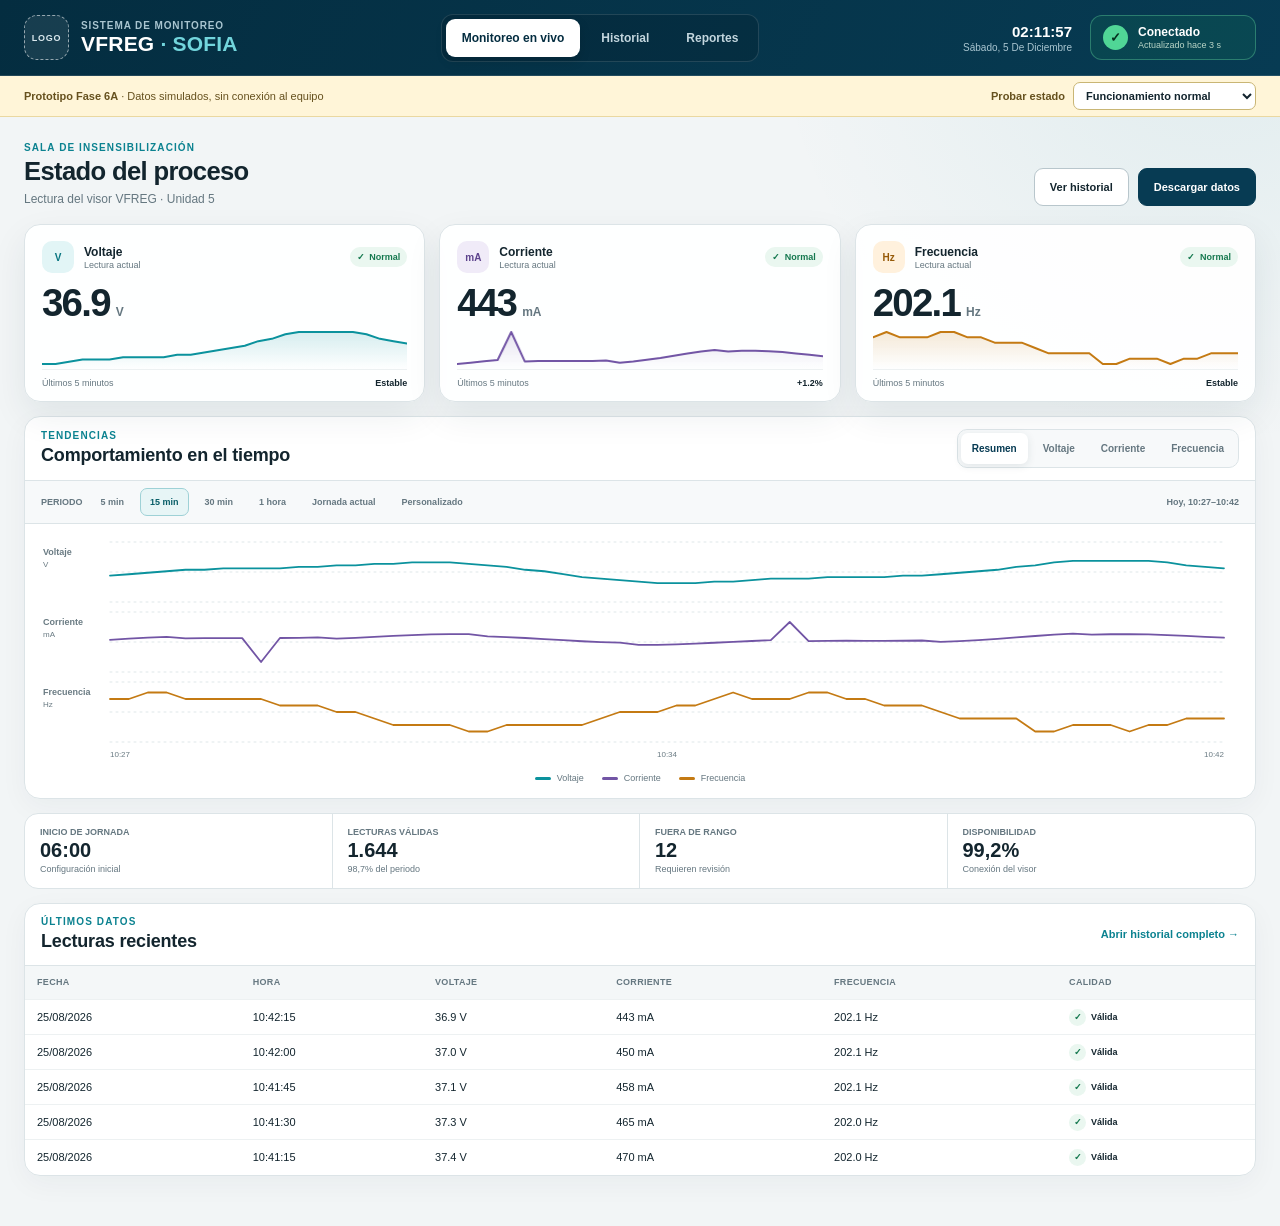
<file: docs/mockups/phase-6a/index.html>
<!doctype html>
<html lang="es">
<head>
  <meta charset="utf-8">
  <meta name="viewport" content="width=device-width, initial-scale=1">
  <meta name="description" content="Prototipo local de la interfaz VFREG SOFIA">
  <title>VFREG · SOFIA — Prototipo Fase 6A</title>
  <link rel="stylesheet" href="styles.css">
</head>
<body>
  <a class="skip-link" href="#main-content">Ir al contenido principal</a>

  <header class="topbar">
    <div class="brand">
      <div class="logo-placeholder" aria-label="Ubicación del logotipo de la empresa">LOGO</div>
      <div class="brand-copy">
        <span class="brand-kicker">Sistema de monitoreo</span>
        <strong>VFREG <span>· SOFIA</span></strong>
      </div>
    </div>

    <nav class="primary-nav" aria-label="Navegación principal">
      <button class="nav-button is-active" type="button" data-view="live" aria-current="page">Monitoreo en vivo</button>
      <button class="nav-button" type="button" data-view="history">Historial</button>
      <button class="nav-button" type="button" data-view="reports">Reportes</button>
    </nav>

    <div class="topbar-meta">
      <div class="clock-block">
        <strong id="current-time">--:--:--</strong>
        <span id="current-date">--</span>
      </div>
      <div class="connection-pill" id="connection-pill" data-state="normal" role="status">
        <span class="connection-symbol" aria-hidden="true">✓</span>
        <span>
          <strong id="connection-title">Conectado</strong>
          <small id="connection-detail">Actualizado hace 3 s</small>
        </span>
      </div>
    </div>
  </header>

  <div class="prototype-bar">
    <span><strong>Prototipo Fase 6A</strong> · Datos simulados, sin conexión al equipo</span>
    <label for="demo-state">Probar estado
      <select id="demo-state">
        <option value="normal">Funcionamiento normal</option>
        <option value="paused">Producción detenida</option>
        <option value="alarm">Valor fuera de rango</option>
        <option value="stale">Sin datos recientes</option>
        <option value="disconnected">Equipo desconectado</option>
      </select>
    </label>
  </div>

  <main id="main-content">
    <section class="app-view is-active" id="view-live" data-view-panel="live">
      <div class="page-heading">
        <div>
          <p class="eyebrow">Sala de insensibilización</p>
          <h1>Estado del proceso</h1>
          <p class="heading-detail">Lectura del visor VFREG · Unidad 5</p>
        </div>
        <div class="page-actions">
          <button class="secondary-button" type="button" data-view-target="history">Ver historial</button>
          <button class="primary-button" type="button" data-open-export>Descargar datos</button>
        </div>
      </div>

      <div class="system-banner is-hidden" id="system-banner" role="alert">
        <span class="banner-icon" aria-hidden="true">!</span>
        <div>
          <strong id="banner-title">Atención requerida</strong>
          <p id="banner-message">Revise el estado del sistema.</p>
        </div>
        <button type="button" id="banner-action">Ver detalle</button>
      </div>

      <section class="metric-grid" aria-label="Mediciones actuales">
        <article class="metric-card voltage-card" data-quality="normal">
          <div class="metric-heading">
            <span class="metric-icon" aria-hidden="true">V</span>
            <div>
              <p>Voltaje</p>
              <span>Lectura actual</span>
            </div>
            <span class="quality-badge"><b aria-hidden="true">✓</b> Normal</span>
          </div>
          <div class="metric-value"><strong id="metric-voltage">36.8</strong><span>V</span></div>
          <canvas class="sparkline" id="spark-voltage" aria-label="Tendencia reciente de voltaje"></canvas>
          <div class="metric-footer"><span>Últimos 5 minutos</span><strong id="trend-voltage">Estable</strong></div>
        </article>

        <article class="metric-card current-card" data-quality="normal">
          <div class="metric-heading">
            <span class="metric-icon" aria-hidden="true">mA</span>
            <div>
              <p>Corriente</p>
              <span>Lectura actual</span>
            </div>
            <span class="quality-badge"><b aria-hidden="true">✓</b> Normal</span>
          </div>
          <div class="metric-value"><strong id="metric-current">427</strong><span>mA</span></div>
          <canvas class="sparkline" id="spark-current" aria-label="Tendencia reciente de corriente"></canvas>
          <div class="metric-footer"><span>Últimos 5 minutos</span><strong id="trend-current">+1.2%</strong></div>
        </article>

        <article class="metric-card frequency-card" data-quality="normal">
          <div class="metric-heading">
            <span class="metric-icon" aria-hidden="true">Hz</span>
            <div>
              <p>Frecuencia</p>
              <span>Lectura actual</span>
            </div>
            <span class="quality-badge"><b aria-hidden="true">✓</b> Normal</span>
          </div>
          <div class="metric-value"><strong id="metric-frequency">202.2</strong><span>Hz</span></div>
          <canvas class="sparkline" id="spark-frequency" aria-label="Tendencia reciente de frecuencia"></canvas>
          <div class="metric-footer"><span>Últimos 5 minutos</span><strong id="trend-frequency">Estable</strong></div>
        </article>
      </section>

      <section class="panel chart-panel" aria-labelledby="live-chart-title">
        <div class="panel-header chart-header">
          <div>
            <p class="eyebrow">Tendencias</p>
            <h2 id="live-chart-title">Comportamiento en el tiempo</h2>
          </div>
          <div class="chart-mode-tabs" role="tablist" aria-label="Variable del gráfico">
            <button class="is-active" type="button" role="tab" aria-selected="true" data-chart-mode="overview">Resumen</button>
            <button type="button" role="tab" aria-selected="false" data-chart-mode="voltage">Voltaje</button>
            <button type="button" role="tab" aria-selected="false" data-chart-mode="current">Corriente</button>
            <button type="button" role="tab" aria-selected="false" data-chart-mode="frequency">Frecuencia</button>
          </div>
        </div>
        <div class="range-toolbar" aria-label="Rango de tiempo">
          <span>Periodo</span>
          <button type="button" data-range="5">5 min</button>
          <button class="is-active" type="button" data-range="15">15 min</button>
          <button type="button" data-range="30">30 min</button>
          <button type="button" data-range="60">1 hora</button>
          <button type="button" data-range="workday">Jornada actual</button>
          <button type="button" data-range="custom">Personalizado</button>
          <strong id="selected-period">Hoy, 10:27–10:42</strong>
        </div>
        <div class="custom-range is-hidden" id="custom-range">
          <label>Desde <input type="datetime-local" id="custom-from" step="1"></label>
          <label>Hasta <input type="datetime-local" id="custom-to" step="1"></label>
          <button class="small-primary" type="button" id="custom-apply">Aplicar</button>
          <button class="small-secondary" type="button" id="custom-clear">Limpiar</button>
          <span id="custom-result" role="status"></span>
        </div>
        <div class="chart-container">
          <canvas id="main-chart" aria-label="Gráfico simulado de mediciones VFREG"></canvas>
          <div class="chart-tooltip is-hidden" id="chart-tooltip" role="status"></div>
        </div>
        <div class="chart-legend" id="chart-legend" aria-label="Leyenda del gráfico">
          <span class="legend-voltage">Voltaje</span>
          <span class="legend-current">Corriente</span>
          <span class="legend-frequency">Frecuencia</span>
        </div>
      </section>

      <section class="summary-grid" aria-label="Resumen de la jornada">
        <article><span>Inicio de jornada</span><strong>06:00</strong><small>Configuración inicial</small></article>
        <article><span>Lecturas válidas</span><strong>1.644</strong><small>98,7% del periodo</small></article>
        <article><span>Fuera de rango</span><strong>12</strong><small>Requieren revisión</small></article>
        <article><span>Disponibilidad</span><strong>99,2%</strong><small>Conexión del visor</small></article>
      </section>

      <section class="panel recent-panel" aria-labelledby="recent-title">
        <div class="panel-header">
          <div>
            <p class="eyebrow">Últimos datos</p>
            <h2 id="recent-title">Lecturas recientes</h2>
          </div>
          <button class="text-button" type="button" data-view-target="history">Abrir historial completo →</button>
        </div>
        <div class="compact-table-wrap">
          <table>
            <thead><tr><th>Fecha</th><th>Hora</th><th>Voltaje</th><th>Corriente</th><th>Frecuencia</th><th>Calidad</th></tr></thead>
            <tbody id="live-reading-rows"></tbody>
          </table>
        </div>
      </section>
    </section>

    <section class="app-view" id="view-history" data-view-panel="history">
      <div class="page-heading">
        <div>
          <p class="eyebrow">Consulta de datos</p>
          <h1>Historial de lecturas</h1>
          <p class="heading-detail">Busque un periodo y revise las mediciones guardadas.</p>
        </div>
        <button class="primary-button" type="button" data-open-export>Descargar periodo</button>
      </div>

      <section class="panel history-controls">
        <div class="control-group">
          <span class="control-label">Periodo</span>
          <div class="segmented-control" id="history-ranges">
            <button type="button" data-history-range="5">5 min</button>
            <button type="button" data-history-range="15">15 min</button>
            <button type="button" data-history-range="30">30 min</button>
            <button type="button" data-history-range="60">1 hora</button>
            <button class="is-active" type="button" data-history-range="workday">Jornada actual</button>
            <button type="button" data-history-range="custom">Personalizado</button>
          </div>
        </div>
        <div class="control-group">
          <span class="control-label">Calidad</span>
          <div class="segmented-control" id="quality-filters">
            <button class="is-active" type="button" data-quality-filter="all">Todas</button>
            <button type="button" data-quality-filter="valid">Válidas</button>
            <button type="button" data-quality-filter="alarm">Fuera de rango</button>
          </div>
        </div>
        <div class="history-selection">
          <span>Periodo seleccionado</span>
          <strong id="history-period">25/08/2026 · 06:00 hasta ahora</strong>
        </div>
      </section>

      <section class="panel history-table-panel">
        <div class="panel-header">
          <div>
            <p class="eyebrow">Resultados</p>
            <h2><span id="history-count">48</span> lecturas encontradas</h2>
          </div>
          <div class="table-legend"><span><b class="dot normal"></b> Válida</span><span><b class="dot alarm"></b> Fuera de rango</span></div>
        </div>
        <div class="history-table-wrap">
          <table>
            <thead><tr><th>Fecha</th><th>Hora</th><th>Voltaje</th><th>Corriente</th><th>Frecuencia</th><th>Calidad</th></tr></thead>
            <tbody id="history-reading-rows"></tbody>
          </table>
        </div>
        <div class="table-footer">
          <span>Mostrando datos simulados para revisión visual</span>
          <button class="secondary-button" type="button" data-open-export>Descargar estas lecturas</button>
        </div>
      </section>
    </section>

    <section class="app-view" id="view-reports" data-view-panel="reports">
      <div class="page-heading">
        <div>
          <p class="eyebrow">Centro de descargas</p>
          <h1>Crear un reporte</h1>
          <p class="heading-detail">Seleccione qué periodo necesita y el formato de entrega.</p>
        </div>
      </div>

      <section class="report-builder">
        <div class="report-step">
          <div class="step-heading"><span>1</span><div><strong>Seleccione el periodo</strong><small>Qué lecturas desea descargar</small></div></div>
          <div class="scope-cards">
            <button class="scope-card is-selected" type="button" data-scope="workday">
              <span class="scope-icon" aria-hidden="true">☀</span>
              <strong>Jornada actual</strong>
              <small>Desde las 06:00 hasta ahora</small>
              <b>1.644 lecturas</b>
            </button>
            <button class="scope-card" type="button" data-scope="history">
              <span class="scope-icon" aria-hidden="true">≡</span>
              <strong>Histórico completo</strong>
              <small>Todos los datos almacenados</small>
              <b>17.912 lecturas</b>
            </button>
            <button class="scope-card" type="button" data-scope="custom">
              <span class="scope-icon" aria-hidden="true">⌁</span>
              <strong>Periodo personalizado</strong>
              <small>Elija fecha y hora de inicio y fin</small>
              <b>Configurar periodo</b>
            </button>
          </div>
        </div>

        <div class="report-step">
          <div class="step-heading"><span>2</span><div><strong>Seleccione el formato</strong><small>Cómo desea utilizar los datos</small></div></div>
          <div class="format-cards">
            <button class="format-card" type="button" data-format="csv">
              <span class="file-mark">CSV</span>
              <span><strong>Datos sin procesar</strong><small>Fecha, hora y las tres mediciones. Ideal para revisar o importar.</small></span>
              <b class="selection-mark" aria-hidden="true">✓</b>
            </button>
            <button class="format-card is-selected" type="button" data-format="xlsx">
              <span class="file-mark excel">XLSX</span>
              <span><strong>Datos + reporte</strong><small>Incluye Raw Data, promedios, límites editables y tres gráficos.</small></span>
              <b class="selection-mark" aria-hidden="true">✓</b>
            </button>
          </div>
        </div>

        <aside class="download-summary" aria-label="Resumen de descarga">
          <p class="eyebrow">Resumen</p>
          <h2>Reporte de jornada actual</h2>
          <dl>
            <div><dt>Periodo</dt><dd id="report-period">25/08/2026 · 06:00 hasta ahora</dd></div>
            <div><dt>Registros</dt><dd id="report-count">1.644</dd></div>
            <div><dt>Formato</dt><dd id="report-format">Excel con reporte</dd></div>
            <div><dt>Contenido</dt><dd id="report-content">Raw Data + Report</dd></div>
          </dl>
          <button class="download-button" type="button" id="simulate-download">Descargar XLSX</button>
          <small>La descarga del prototipo es simulada.</small>
        </aside>
      </section>

      <section class="panel workbook-preview" aria-labelledby="workbook-preview-title">
        <div class="panel-header">
          <div><p class="eyebrow">Vista previa</p><h2 id="workbook-preview-title">Contenido del archivo Excel</h2></div>
          <div class="sheet-tabs"><span>Raw Data</span><span class="is-active">Report</span></div>
        </div>
        <div class="report-preview-grid">
          <div class="limit-preview">
            <strong>Parámetros y límites</strong>
            <table>
              <thead><tr><th>Parámetro</th><th>Mínimo</th><th>Máximo</th><th>Unidad</th></tr></thead>
              <tbody>
                <tr><td>Voltaje</td><td class="editable-cell">Completar</td><td class="editable-cell">Completar</td><td>V</td></tr>
                <tr><td>Miliamperes</td><td class="editable-cell">Completar</td><td class="editable-cell">Completar</td><td>mA</td></tr>
                <tr><td>Frecuencia</td><td class="editable-cell">Completar</td><td class="editable-cell">Completar</td><td>Hz</td></tr>
              </tbody>
            </table>
          </div>
          <div class="report-kpi-preview">
            <article><span>Promedio voltaje</span><strong>36,5 V</strong></article>
            <article><span>Promedio corriente</span><strong>414 mA</strong></article>
            <article><span>Promedio frecuencia</span><strong>202,2 Hz</strong></article>
            <article><span>Fuera de rango</span><strong>Sin configurar</strong></article>
          </div>
        </div>
      </section>
    </section>
  </main>

  <div class="toast is-hidden" id="toast" role="status"></div>

  <dialog class="export-dialog" id="export-dialog" aria-labelledby="export-dialog-title">
    <form method="dialog">
      <div class="dialog-header">
        <div><p class="eyebrow">Descarga rápida</p><h2 id="export-dialog-title">Exportar periodo seleccionado</h2></div>
        <button class="dialog-close" value="cancel" aria-label="Cerrar">×</button>
      </div>
      <div class="dialog-body">
        <p>Seleccione un formato. La descarga conservará todas las lecturas del periodo, incluidos ceros y espacios sin producción.</p>
        <label class="dialog-option"><input type="radio" name="quick-format" value="csv"><span><strong>CSV · Datos sin procesar</strong><small>Fecha, Hora, Volts, mAmp y Frec</small></span></label>
        <label class="dialog-option"><input type="radio" name="quick-format" value="xlsx" checked><span><strong>XLSX · Datos + reporte</strong><small>Raw Data y Report con límites editables</small></span></label>
      </div>
      <div class="dialog-footer">
        <button class="secondary-button" value="cancel">Cancelar</button>
        <button class="primary-button" id="quick-download" value="default">Simular descarga</button>
      </div>
    </form>
  </dialog>

  <script src="app.js"></script>
</body>
</html>
</file>
<file: docs/mockups/phase-6a/styles.css>
:root {
  color-scheme: light;
  font-family: Inter, "Segoe UI", Arial, sans-serif;
  --bg: #f2f5f6;
  --surface: #ffffff;
  --surface-soft: #f7f9fa;
  --ink: #13252e;
  --muted: #657780;
  --line: #dce4e7;
  --navy: #073b53;
  --navy-deep: #042d40;
  --brand: #0b8290;
  --brand-soft: #e7f5f6;
  --voltage: #0b929d;
  --current: #7255a5;
  --frequency: #c47a13;
  --success: #14784e;
  --success-soft: #eaf7f0;
  --warning: #a86109;
  --warning-soft: #fff4df;
  --danger: #b33a36;
  --danger-soft: #fff0ee;
  --shadow: 0 14px 35px rgba(17, 50, 64, 0.08);
}

* { box-sizing: border-box; }

html { min-width: 320px; background: var(--bg); }

body {
  margin: 0;
  background:
    radial-gradient(circle at 95% 0%, rgba(11, 130, 144, 0.08), transparent 28rem),
    var(--bg);
  color: var(--ink);
}

button, input, select { font: inherit; }
button { color: inherit; }

button:focus-visible,
input:focus-visible,
select:focus-visible,
a:focus-visible {
  outline: 3px solid #53c1cc;
  outline-offset: 2px;
}

.skip-link {
  position: fixed;
  top: 8px;
  left: 8px;
  z-index: 100;
  padding: 10px 14px;
  border-radius: 8px;
  background: #fff;
  color: var(--navy);
  font-weight: 750;
  transform: translateY(-150%);
}

.skip-link:focus { transform: translateY(0); }

.topbar {
  min-height: 76px;
  padding: 0 max(24px, calc((100% - 1480px) / 2));
  display: grid;
  grid-template-columns: minmax(250px, auto) minmax(390px, 1fr) minmax(330px, auto);
  align-items: center;
  gap: 28px;
  background: linear-gradient(115deg, var(--navy-deep), var(--navy));
  color: #fff;
  border-bottom: 1px solid rgba(255, 255, 255, 0.12);
}

.brand, .topbar-meta, .connection-pill, .metric-heading, .page-actions,
.panel-header, .range-toolbar, .chart-mode-tabs, .chart-legend,
.segmented-control, .table-legend, .sheet-tabs, .step-heading,
.dialog-header, .dialog-footer {
  display: flex;
  align-items: center;
}

.brand { gap: 12px; }

.logo-placeholder {
  width: 45px;
  height: 45px;
  display: grid;
  place-items: center;
  flex: 0 0 auto;
  border: 1px dashed rgba(255, 255, 255, 0.55);
  border-radius: 13px;
  background: rgba(255, 255, 255, 0.08);
  color: #dbe9ee;
  font-size: 9px;
  font-weight: 800;
  letter-spacing: 0.08em;
}

.brand-copy { display: grid; gap: 1px; }
.brand-kicker { color: #a9c5d0; font-size: 10px; font-weight: 700; letter-spacing: 0.09em; text-transform: uppercase; }
.brand-copy strong { font-size: 21px; letter-spacing: 0.01em; }
.brand-copy strong span { color: #72d5dc; }

.primary-nav {
  justify-self: center;
  display: flex;
  align-items: center;
  gap: 5px;
  padding: 4px;
  border: 1px solid rgba(255, 255, 255, 0.12);
  border-radius: 12px;
  background: rgba(0, 0, 0, 0.12);
}

.nav-button {
  min-height: 38px;
  padding: 0 16px;
  border: 0;
  border-radius: 9px;
  background: transparent;
  color: #c3d6de;
  font-size: 12px;
  font-weight: 700;
  cursor: pointer;
}

.nav-button:hover { color: #fff; background: rgba(255, 255, 255, 0.08); }
.nav-button.is-active { color: var(--navy-deep); background: #fff; box-shadow: 0 4px 12px rgba(0, 0, 0, 0.12); }

.topbar-meta { justify-content: flex-end; gap: 18px; }
.clock-block { display: grid; justify-items: end; gap: 2px; }
.clock-block strong { font-size: 15px; font-variant-numeric: tabular-nums; }
.clock-block span { color: #a9c5d0; font-size: 10px; text-transform: capitalize; }

.connection-pill {
  min-width: 166px;
  gap: 10px;
  padding: 9px 12px;
  border: 1px solid rgba(106, 225, 166, 0.35);
  border-radius: 12px;
  background: rgba(27, 135, 86, 0.18);
}

.connection-symbol {
  position: relative;
  width: 25px;
  height: 25px;
  display: grid;
  place-items: center;
  border-radius: 50%;
  background: #50d696;
  color: #04301e;
  font-size: 13px;
  font-weight: 900;
}

.connection-pill > span:last-child { display: grid; gap: 1px; }
.connection-pill strong { font-size: 12px; }
.connection-pill small { color: #b9d5c7; font-size: 9px; }
.connection-pill[data-state="alarm"] { border-color: rgba(255, 189, 81, 0.4); background: rgba(184, 106, 8, 0.2); }
.connection-pill[data-state="alarm"] .connection-symbol { background: #ffc56a; color: #4b2a00; }
.connection-pill[data-state="alarm"] small { color: #f4d8aa; }
.connection-pill[data-state="paused"] { border-color: rgba(144, 206, 222, 0.42); background: rgba(50, 121, 143, 0.24); }
.connection-pill[data-state="paused"] .connection-symbol {
  background: #b9e3ec;
  color: #174653;
  font-size: 0;
}
.connection-pill[data-state="paused"] .connection-symbol::before,
.connection-pill[data-state="paused"] .connection-symbol::after {
  content: "";
  position: absolute;
  top: 50%;
  width: 3px;
  height: 10px;
  border-radius: 1px;
  background: currentColor;
  transform: translateY(-50%);
}
.connection-pill[data-state="paused"] .connection-symbol::before { left: 8px; }
.connection-pill[data-state="paused"] .connection-symbol::after { left: 14px; }
.connection-pill[data-state="paused"] small { color: #d4edf2; }
.connection-pill[data-state="stale"],
.connection-pill[data-state="disconnected"] { border-color: rgba(255, 121, 113, 0.42); background: rgba(179, 58, 54, 0.22); }
.connection-pill[data-state="stale"] .connection-symbol,
.connection-pill[data-state="disconnected"] .connection-symbol { background: #ff8179; color: #4a100d; }
.connection-pill[data-state="stale"] small,
.connection-pill[data-state="disconnected"] small { color: #f4bfbc; }

.prototype-bar {
  min-height: 40px;
  padding: 6px max(24px, calc((100% - 1480px) / 2));
  display: flex;
  align-items: center;
  justify-content: space-between;
  gap: 20px;
  background: #fff5d8;
  color: #66511e;
  border-bottom: 1px solid #ead8a1;
  font-size: 11px;
}

.prototype-bar label { display: flex; align-items: center; gap: 8px; font-weight: 700; }
.prototype-bar select { height: 28px; padding: 0 28px 0 8px; border: 1px solid #c9b675; border-radius: 7px; background: #fff; color: var(--ink); font-size: 11px; }

main { max-width: 1480px; margin: 0 auto; padding: 25px 24px 50px; }
.app-view { display: none; }
.app-view.is-active { display: block; animation: view-in 180ms ease-out; }
@keyframes view-in { from { opacity: 0; transform: translateY(4px); } to { opacity: 1; transform: none; } }

.page-heading {
  min-height: 62px;
  margin-bottom: 18px;
  display: flex;
  align-items: flex-end;
  justify-content: space-between;
  gap: 24px;
}

h1, h2, h3, p { margin: 0; }
h1 { font-size: clamp(25px, 2vw, 32px); line-height: 1.1; letter-spacing: -0.025em; }
h2 { font-size: 18px; letter-spacing: -0.01em; }
.eyebrow { margin-bottom: 4px; color: var(--brand); font-size: 10px; font-weight: 800; letter-spacing: 0.11em; text-transform: uppercase; }
.heading-detail { margin-top: 7px; color: var(--muted); font-size: 12px; }
.page-actions { gap: 9px; }

.primary-button, .secondary-button, .small-primary, .small-secondary, .text-button, .download-button {
  min-height: 38px;
  padding: 0 15px;
  border-radius: 9px;
  font-size: 11px;
  font-weight: 800;
  cursor: pointer;
}

.primary-button, .small-primary, .download-button { border: 1px solid var(--navy); background: var(--navy); color: #fff; }
.primary-button:hover, .small-primary:hover, .download-button:hover { background: #0a506d; }
.secondary-button, .small-secondary { border: 1px solid #b8c6cc; background: #fff; color: var(--ink); }
.secondary-button:hover, .small-secondary:hover { border-color: var(--brand); color: #086a76; }
.text-button { min-height: 32px; padding: 0; border: 0; background: transparent; color: var(--brand); }
.text-button:hover { text-decoration: underline; }

.system-banner {
  min-height: 64px;
  margin-bottom: 15px;
  padding: 11px 14px;
  display: grid;
  grid-template-columns: auto 1fr auto;
  align-items: center;
  gap: 12px;
  border: 1px solid #efc175;
  border-radius: 12px;
  background: var(--warning-soft);
  color: #6f4309;
}

.system-banner.is-hidden { display: none; }
.system-banner[data-state="info"] { border-color: #b8dce4; background: #edf8fa; color: #225765; }
.system-banner[data-state="info"] .banner-icon { background: #ccebf0; }
.system-banner[data-state="danger"] { border-color: #edaaa6; background: var(--danger-soft); color: #7a2824; }
.banner-icon { width: 29px; height: 29px; display: grid; place-items: center; border-radius: 50%; background: #ffd184; font-weight: 900; }
.system-banner[data-state="danger"] .banner-icon { background: #f6b4af; }
.system-banner strong { font-size: 12px; }
.system-banner p { margin-top: 2px; font-size: 11px; }
.system-banner button { min-height: 31px; padding: 0 11px; border: 1px solid currentColor; border-radius: 8px; background: transparent; color: inherit; font-size: 10px; font-weight: 800; cursor: pointer; }

.metric-grid { display: grid; grid-template-columns: repeat(3, minmax(0, 1fr)); gap: 14px; }
.metric-card {
  min-width: 0;
  padding: 16px 17px 13px;
  border: 1px solid var(--line);
  border-radius: 16px;
  background: rgba(255, 255, 255, 0.96);
  box-shadow: var(--shadow);
  overflow: hidden;
}

.metric-card[data-quality="alarm"] { border-color: #e9a5a0; background: linear-gradient(180deg, #fff, #fff7f6); }
.metric-card[data-quality="paused"] { border-color: #badce3; background: linear-gradient(180deg, #fff, #f2fafb); }
.metric-card[data-quality="stale"] { border-color: #e2c082; background: linear-gradient(180deg, #fff, #fffaf0); }
.metric-card[data-quality="disconnected"] { opacity: 0.78; }
.metric-heading { gap: 10px; }
.metric-heading > div { min-width: 0; display: grid; gap: 1px; }
.metric-heading p { font-size: 12px; font-weight: 800; }
.metric-heading > div span { color: var(--muted); font-size: 9px; }
.metric-icon { width: 32px; height: 32px; display: grid; place-items: center; flex: 0 0 auto; border-radius: 10px; font-size: 10px; font-weight: 900; }
.voltage-card .metric-icon { background: #e2f5f6; color: #087580; }
.current-card .metric-icon { background: #f0ebf8; color: #5d438d; }
.frequency-card .metric-icon { background: #fff1dd; color: #965a08; }
.quality-badge { margin-left: auto; padding: 5px 7px; border-radius: 999px; background: var(--success-soft); color: var(--success); font-size: 9px; font-weight: 800; white-space: nowrap; }
.quality-badge b { margin-right: 2px; }
.metric-card[data-quality="alarm"] .quality-badge { background: var(--danger-soft); color: var(--danger); }
.metric-card[data-quality="paused"] .quality-badge { background: #e3f3f6; color: #286a78; }
.metric-card[data-quality="stale"] .quality-badge { background: var(--warning-soft); color: var(--warning); }
.metric-card[data-quality="disconnected"] .quality-badge { background: #edf1f2; color: #60717a; }

.metric-value { margin: 11px 0 4px; display: flex; align-items: baseline; gap: 6px; }
.metric-value strong { font-size: clamp(30px, 3vw, 41px); line-height: 1; letter-spacing: -0.045em; font-variant-numeric: tabular-nums; }
.metric-value span { color: var(--muted); font-size: 12px; font-weight: 700; }
.sparkline { width: 100%; height: 42px; display: block; }
.metric-footer { padding-top: 8px; display: flex; align-items: center; justify-content: space-between; border-top: 1px solid #edf1f2; color: var(--muted); font-size: 9px; }
.metric-footer strong { color: var(--ink); font-size: 9px; }

.panel {
  margin-top: 14px;
  border: 1px solid var(--line);
  border-radius: 16px;
  background: rgba(255, 255, 255, 0.97);
  box-shadow: 0 8px 28px rgba(17, 50, 64, 0.045);
  overflow: hidden;
}

.panel-header { min-height: 62px; padding: 12px 16px; justify-content: space-between; gap: 18px; border-bottom: 1px solid var(--line); }
.chart-header { border-bottom: 0; }
.chart-mode-tabs, .segmented-control { gap: 4px; padding: 3px; border: 1px solid var(--line); border-radius: 10px; background: var(--surface-soft); }
.chart-mode-tabs button, .segmented-control button {
  min-height: 31px;
  padding: 0 11px;
  border: 0;
  border-radius: 7px;
  background: transparent;
  color: var(--muted);
  font-size: 10px;
  font-weight: 750;
  cursor: pointer;
}
.chart-mode-tabs button:hover, .segmented-control button:hover { color: var(--ink); }
.chart-mode-tabs button.is-active, .segmented-control button.is-active { background: #fff; color: var(--navy); box-shadow: 0 2px 8px rgba(26, 54, 66, 0.1); }

.range-toolbar { min-height: 44px; padding: 7px 16px; gap: 6px; border-block: 1px solid var(--line); background: var(--surface-soft); }
.range-toolbar > span { margin-right: 2px; color: var(--muted); font-size: 9px; font-weight: 800; text-transform: uppercase; }
.range-toolbar button {
  min-height: 28px;
  padding: 0 9px;
  border: 1px solid transparent;
  border-radius: 7px;
  background: transparent;
  color: var(--muted);
  font-size: 9px;
  font-weight: 750;
  cursor: pointer;
}
.range-toolbar button:hover { border-color: #b9c9ce; color: var(--ink); }
.range-toolbar button.is-active { border-color: #9ed1d6; background: var(--brand-soft); color: #075d67; }
.range-toolbar strong { margin-left: auto; color: var(--muted); font-size: 9px; font-weight: 700; }

.custom-range { min-height: 48px; padding: 7px 16px; display: flex; align-items: center; gap: 10px; border-bottom: 1px solid var(--line); background: #fbfcfc; }
.custom-range.is-hidden { display: none; }
.custom-range label { display: flex; align-items: center; gap: 6px; color: var(--muted); font-size: 9px; font-weight: 800; }
.custom-range input { height: 30px; padding: 0 7px; border: 1px solid #bdc9ce; border-radius: 7px; color: var(--ink); font-size: 10px; }
.small-primary, .small-secondary { min-height: 30px; padding: 0 10px; border-radius: 7px; font-size: 9px; }
#custom-result { color: var(--danger); font-size: 9px; font-weight: 700; }

.chart-container { position: relative; height: 240px; padding: 10px 13px 0; }
#main-chart { width: 100%; height: 100%; display: block; }
.chart-tooltip { position: absolute; z-index: 4; min-width: 122px; padding: 8px 9px; pointer-events: none; border-radius: 8px; background: rgba(7, 38, 51, 0.94); color: #fff; box-shadow: 0 8px 22px rgba(0, 0, 0, 0.2); font-size: 9px; line-height: 1.45; transform: translate(-50%, -105%); }
.chart-tooltip.is-hidden { display: none; }
.chart-legend { min-height: 34px; padding: 5px 16px 10px; justify-content: center; gap: 18px; color: var(--muted); font-size: 9px; }
.chart-legend span::before { content: ""; width: 16px; height: 3px; margin-right: 6px; display: inline-block; vertical-align: middle; border-radius: 2px; }
.legend-voltage::before { background: var(--voltage); }
.legend-current::before { background: var(--current); }
.legend-frequency::before { background: var(--frequency); }

.summary-grid { margin-top: 14px; display: grid; grid-template-columns: repeat(4, minmax(0, 1fr)); border: 1px solid var(--line); border-radius: 14px; background: #fff; overflow: hidden; }
.summary-grid article { min-height: 74px; padding: 13px 15px; display: grid; gap: 2px; border-right: 1px solid var(--line); }
.summary-grid article:last-child { border-right: 0; }
.summary-grid span { color: var(--muted); font-size: 9px; font-weight: 750; text-transform: uppercase; }
.summary-grid strong { font-size: 20px; }
.summary-grid small { color: var(--muted); font-size: 9px; }

.compact-table-wrap, .history-table-wrap { overflow: auto; }
table { width: 100%; border-collapse: collapse; font-size: 11px; }
th { height: 34px; padding: 7px 12px; text-align: left; background: #f4f7f8; color: var(--muted); font-size: 9px; letter-spacing: 0.035em; text-transform: uppercase; }
td { height: 35px; padding: 7px 12px; border-top: 1px solid #edf1f2; white-space: nowrap; font-variant-numeric: tabular-nums; }
tr[data-quality="alarm"] td { background: #fff7f5; }
.table-status { display: inline-flex; align-items: center; gap: 5px; font-size: 9px; font-weight: 800; }
.table-status::before { content: "✓"; width: 17px; height: 17px; display: grid; place-items: center; border-radius: 50%; background: var(--success-soft); color: var(--success); }
tr[data-quality="alarm"] .table-status { color: var(--danger); }
tr[data-quality="alarm"] .table-status::before { content: "!"; background: var(--danger-soft); color: var(--danger); }

.history-controls { margin-top: 0; padding: 16px; display: grid; grid-template-columns: 1.35fr 0.9fr minmax(220px, auto); gap: 18px; align-items: end; }
.control-group { display: grid; gap: 6px; }
.control-label { color: var(--muted); font-size: 9px; font-weight: 800; letter-spacing: 0.06em; text-transform: uppercase; }
.history-selection { min-height: 53px; padding: 9px 12px; display: grid; align-content: center; gap: 3px; border-left: 1px solid var(--line); }
.history-selection span { color: var(--muted); font-size: 9px; }
.history-selection strong { font-size: 11px; }
.history-table-panel { margin-top: 14px; }
.history-table-wrap { max-height: 440px; }
.history-table-wrap thead { position: sticky; top: 0; z-index: 2; }
.table-legend { gap: 14px; color: var(--muted); font-size: 9px; }
.dot { width: 8px; height: 8px; display: inline-block; margin-right: 4px; border-radius: 50%; }
.dot.normal { background: var(--success); }
.dot.alarm { background: var(--danger); }
.table-footer { min-height: 54px; padding: 8px 14px; display: flex; align-items: center; justify-content: space-between; border-top: 1px solid var(--line); background: var(--surface-soft); color: var(--muted); font-size: 9px; }

.report-builder { display: grid; grid-template-columns: minmax(0, 1fr) minmax(280px, 0.34fr); gap: 14px; }
.report-step { grid-column: 1; padding: 17px; border: 1px solid var(--line); border-radius: 15px; background: #fff; }
.step-heading { margin-bottom: 14px; gap: 10px; }
.step-heading > span { width: 27px; height: 27px; display: grid; place-items: center; border-radius: 9px; background: var(--navy); color: #fff; font-size: 11px; font-weight: 900; }
.step-heading > div { display: grid; gap: 1px; }
.step-heading strong { font-size: 12px; }
.step-heading small { color: var(--muted); font-size: 9px; }
.scope-cards { display: grid; grid-template-columns: repeat(3, minmax(0, 1fr)); gap: 10px; }
.scope-card { min-height: 108px; padding: 12px; display: grid; justify-items: start; align-content: start; gap: 4px; text-align: left; border: 1px solid var(--line); border-radius: 12px; background: var(--surface-soft); cursor: pointer; }
.scope-card:hover, .scope-card.is-selected { border-color: #78bec5; background: var(--brand-soft); }
.scope-icon { width: 27px; height: 27px; display: grid; place-items: center; border-radius: 8px; background: #fff; color: var(--brand); font-size: 14px; font-weight: 900; }
.scope-card strong { margin-top: 2px; font-size: 11px; }
.scope-card small { color: var(--muted); font-size: 8px; }
.scope-card b { margin-top: 4px; color: var(--brand); font-size: 9px; }
.format-cards { display: grid; grid-template-columns: 1fr 1fr; gap: 10px; }
.format-card { min-height: 77px; padding: 12px; display: grid; grid-template-columns: auto 1fr auto; align-items: center; gap: 11px; text-align: left; border: 1px solid var(--line); border-radius: 12px; background: var(--surface-soft); cursor: pointer; }
.format-card:hover, .format-card.is-selected { border-color: #78bec5; background: var(--brand-soft); }
.file-mark { width: 42px; height: 42px; display: grid; place-items: center; border-radius: 10px; background: #eaf1f4; color: var(--navy); font-size: 10px; font-weight: 900; }
.file-mark.excel { background: #e4f4eb; color: #176a42; }
.format-card > span:nth-child(2) { display: grid; gap: 3px; }
.format-card strong { font-size: 11px; }
.format-card small { color: var(--muted); font-size: 8px; line-height: 1.4; }
.selection-mark { width: 20px; height: 20px; display: none; place-items: center; border-radius: 50%; background: var(--brand); color: #fff; font-size: 10px; }
.format-card.is-selected .selection-mark { display: grid; }
.download-summary { grid-column: 2; grid-row: 1 / span 2; padding: 18px; border-radius: 16px; background: linear-gradient(145deg, var(--navy-deep), var(--navy)); color: #fff; box-shadow: var(--shadow); }
.download-summary .eyebrow { color: #72d5dc; }
.download-summary h2 { margin-bottom: 14px; font-size: 17px; }
.download-summary dl { margin: 0 0 17px; display: grid; gap: 0; }
.download-summary dl div { padding: 9px 0; display: grid; grid-template-columns: 82px 1fr; gap: 10px; border-bottom: 1px solid rgba(255,255,255,0.12); }
.download-summary dt { color: #a9c5d0; font-size: 9px; }
.download-summary dd { margin: 0; text-align: right; font-size: 10px; font-weight: 750; }
.download-button { width: 100%; border-color: #69ccd4; background: #69ccd4; color: #082f40; }
.download-button:hover { background: #84dce2; }
.download-summary > small { margin-top: 8px; display: block; text-align: center; color: #a9c5d0; font-size: 8px; }

.workbook-preview { margin-top: 14px; }
.sheet-tabs { gap: 4px; }
.sheet-tabs span { padding: 6px 10px; border-radius: 7px; color: var(--muted); background: #f1f4f5; font-size: 9px; font-weight: 750; }
.sheet-tabs span.is-active { background: #e4f4eb; color: #176a42; }
.report-preview-grid { padding: 15px; display: grid; grid-template-columns: 1.2fr 0.8fr; gap: 14px; }
.limit-preview { display: grid; gap: 9px; }
.limit-preview > strong { font-size: 11px; }
.editable-cell { background: #fff6ce; color: #896411; font-size: 9px; font-style: italic; }
.report-kpi-preview { display: grid; grid-template-columns: 1fr 1fr; gap: 8px; }
.report-kpi-preview article { min-height: 65px; padding: 10px; display: grid; align-content: center; gap: 3px; border: 1px solid var(--line); border-radius: 10px; background: var(--surface-soft); }
.report-kpi-preview span { color: var(--muted); font-size: 8px; text-transform: uppercase; }
.report-kpi-preview strong { font-size: 14px; }

.toast { position: fixed; right: 20px; bottom: 20px; z-index: 30; max-width: 340px; padding: 12px 15px; border-radius: 11px; background: var(--navy-deep); color: #fff; box-shadow: 0 14px 36px rgba(0,0,0,0.22); font-size: 11px; font-weight: 700; }
.toast.is-hidden { display: none; }

.export-dialog { width: min(520px, calc(100% - 30px)); padding: 0; border: 0; border-radius: 16px; color: var(--ink); box-shadow: 0 25px 70px rgba(0,0,0,0.3); }
.export-dialog::backdrop { background: rgba(4, 30, 42, 0.58); backdrop-filter: blur(2px); }
.export-dialog form { margin: 0; }
.dialog-header { padding: 16px 18px; justify-content: space-between; border-bottom: 1px solid var(--line); }
.dialog-close { width: 31px; height: 31px; border: 0; border-radius: 8px; background: #eff3f4; color: var(--muted); font-size: 20px; cursor: pointer; }
.dialog-body { padding: 17px 18px; display: grid; gap: 10px; }
.dialog-body > p { margin-bottom: 3px; color: var(--muted); font-size: 10px; line-height: 1.5; }
.dialog-option { min-height: 63px; padding: 11px; display: flex; align-items: center; gap: 10px; border: 1px solid var(--line); border-radius: 11px; cursor: pointer; }
.dialog-option:has(input:checked) { border-color: #78bec5; background: var(--brand-soft); }
.dialog-option input { accent-color: var(--brand); }
.dialog-option span { display: grid; gap: 3px; }
.dialog-option strong { font-size: 11px; }
.dialog-option small { color: var(--muted); font-size: 9px; }
.dialog-footer { padding: 12px 18px; justify-content: flex-end; gap: 8px; border-top: 1px solid var(--line); background: var(--surface-soft); }

@media (max-width: 1050px) {
  .topbar { grid-template-columns: 1fr auto; gap: 14px; padding-block: 10px; }
  .primary-nav { grid-column: 1 / -1; grid-row: 2; justify-self: stretch; justify-content: center; }
  .topbar-meta { grid-column: 2; grid-row: 1; }
  .clock-block { display: none; }
  .history-controls { grid-template-columns: 1fr; }
  .history-selection { border-left: 0; border-top: 1px solid var(--line); }
}

@media (max-width: 760px) {
  .topbar { grid-template-columns: 1fr; }
  .topbar-meta { grid-column: 1; grid-row: 3; justify-content: stretch; }
  .connection-pill { width: 100%; }
  .prototype-bar { align-items: flex-start; flex-direction: column; gap: 6px; }
  main { padding: 18px 12px 40px; }
  .page-heading { align-items: flex-start; flex-direction: column; }
  .metric-grid, .summary-grid, .scope-cards, .format-cards, .report-preview-grid { grid-template-columns: 1fr; }
  .summary-grid article { border-right: 0; border-bottom: 1px solid var(--line); }
  .summary-grid article:last-child { border-bottom: 0; }
  .panel-header { align-items: flex-start; flex-direction: column; }
  .chart-mode-tabs, .range-toolbar, .segmented-control { max-width: 100%; overflow-x: auto; }
  .range-toolbar { align-items: flex-start; flex-wrap: wrap; }
  .range-toolbar strong { width: 100%; margin-left: 0; }
  .custom-range { align-items: flex-start; flex-direction: column; }
  .chart-container { height: 300px; }
  .report-builder { grid-template-columns: 1fr; }
  .download-summary { grid-column: 1; grid-row: auto; }
  .report-step { grid-column: 1; }
  .primary-nav { overflow-x: auto; justify-content: flex-start; }
  .nav-button { white-space: nowrap; }
}

@media (prefers-reduced-motion: reduce) {
  *, *::before, *::after { scroll-behavior: auto !important; animation-duration: 0.01ms !important; transition-duration: 0.01ms !important; }
}
</file>
